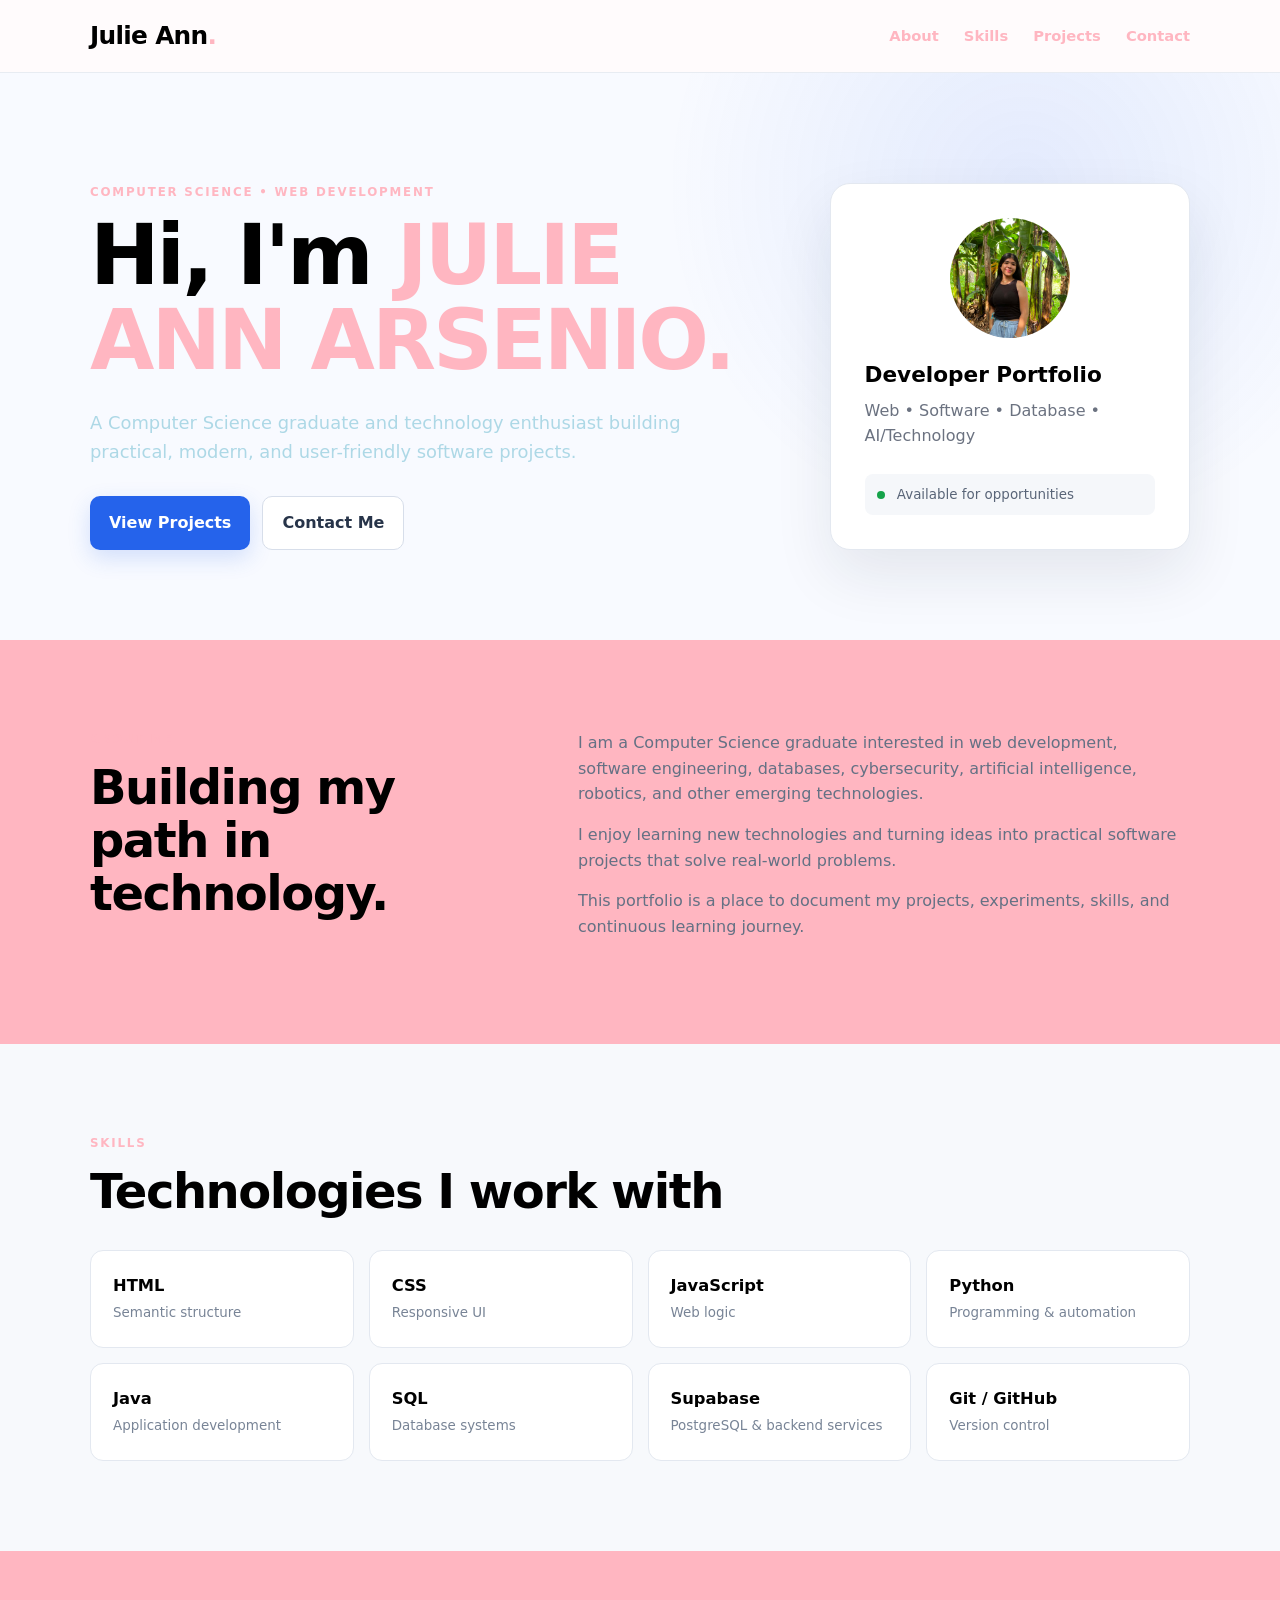
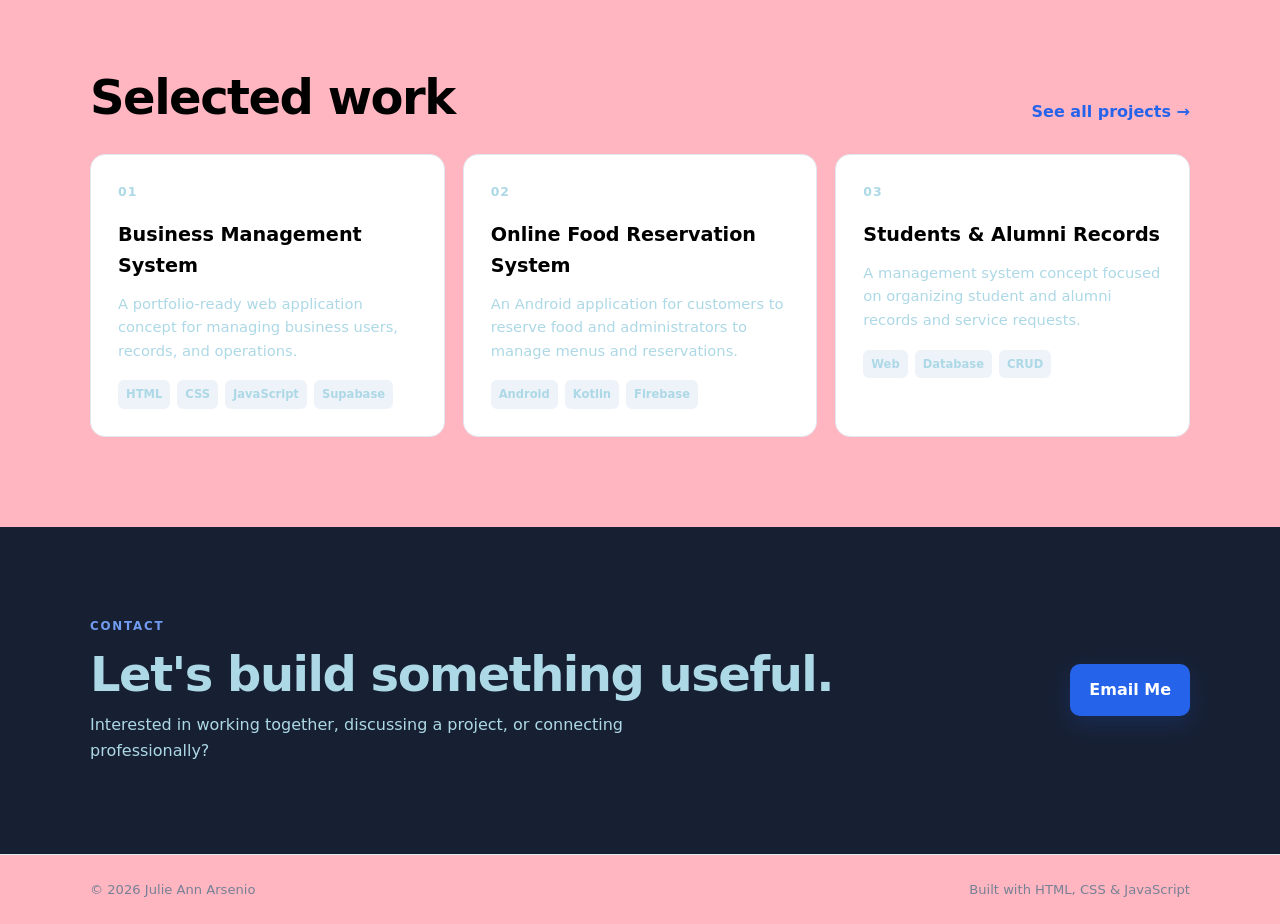
<file: index.html>
<!DOCTYPE html>
<html lang="en">
<head>
  <meta charset="UTF-8">
  <meta name="viewport" content="width=device-width, initial-scale=1.0">

  <meta
    name="description"
    content="Julie Ann Arsenio — Computer Science graduate, developer, and technology enthusiast."
  >

  <meta name="author" content="Julie Ann Arsenio">

  <title>Julie Ann Arsenio | Portfolio</title>

  <link rel="stylesheet" href="style.css">
</head>

<body>

  <!-- ================= HEADER ================= -->
  <header class="site-header">

    <nav class="nav container">

      <a class="brand" href="index.html" aria-label="Julie Ann Arsenio home">
        Julie Ann<span>.</span>
      </a>

      <!-- Desktop Navigation -->
      <div class="nav-links" id="navLinks">

        <a href="#about">About</a>
        <a href="#skills">Skills</a>
        <a href="#projects">Projects</a>
        <a href="#contact">Contact</a>

      </div>

      <!-- Mobile Menu Button -->
      <button
        class="menu-toggle"
        type="button"
        type="button"
        aria-label="Open navigation menu"
        aria-expanded="false"
        aria-controls="navLinks"
      >
        ☰
      </button>

    </nav>

  </header>

  <main>

    <!-- ================= HERO ================= -->
    <section class="hero">

      <div class="container hero-grid">

        <div class="hero-content">

          <p class="eyebrow">
            COMPUTER SCIENCE • WEB DEVELOPMENT
          </p>

          <h1>
            Hi, I'm <span>JULIE ANN ARSENIO.</span>
          </h1>

          <p class="hero-text">
            A Computer Science graduate and technology enthusiast building
            practical, modern, and user-friendly software projects.
          </p>

          <div class="hero-actions">

            <a class="btn primary" href="#projects">
              View Projects
            </a>

            <a class="btn outline" href="#contact">
              Contact Me
            </a>

          </div>

        </div>

        <div class="hero-card">

          <div class="avatar">
            <img src="profile.jpg" alt="Julie Ann Arsenio">
          </div>

          <h2>
            Developer Portfolio
          </h2>

          <p>
            Web • Software • Database • AI/Technology
          </p>

          <div class="status">
            <span></span>
            Available for opportunities
          </div>

        </div>

      </div>

    </section>

    <!-- ================= ABOUT ================= -->
    <section id="about" class="section">

      <div class="container two-col">

        <div>

          <p class="eyebrow">
            ABOUT ME
          </p>

          <h2>
            Building my path in technology.
          </h2>

        </div>

        <div class="about-text">

          <p>
            I am a Computer Science graduate interested in web development,
            software engineering, databases, cybersecurity, artificial
            intelligence, robotics, and other emerging technologies.
          </p>

          <p>
            I enjoy learning new technologies and turning ideas into
            practical software projects that solve real-world problems.
          </p>

          <p>
            This portfolio is a place to document my projects, experiments,
            skills, and continuous learning journey.
          </p>

        </div>

      </div>

    </section>

    <!-- ================= SKILLS ================= -->
    <section id="skills" class="section section-muted">

      <div class="container">

        <p class="eyebrow">
          SKILLS
        </p>

        <h2>
          Technologies I work with
        </h2>

        <div class="skill-grid">

          <div class="skill-card">
            <strong>HTML</strong>
            <span>Semantic structure</span>
          </div>

          <div class="skill-card">
            <strong>CSS</strong>
            <span>Responsive UI</span>
          </div>

          <div class="skill-card">
            <strong>JavaScript</strong>
            <span>Web logic</span>
          </div>

          <div class="skill-card">
            <strong>Python</strong>
            <span>Programming & automation</span>
          </div>

          <div class="skill-card">
            <strong>Java</strong>
            <span>Application development</span>
          </div>

          <div class="skill-card">
            <strong>SQL</strong>
            <span>Database systems</span>
          </div>

          <div class="skill-card">
            <strong>Supabase</strong>
            <span>PostgreSQL & backend services</span>
          </div>

          <div class="skill-card">
            <strong>Git / GitHub</strong>
            <span>Version control</span>
          </div>

        </div>

      </div>

    </section>

    <!-- ================= PROJECTS ================= -->
    <section id="projects" class="section">

      <div class="container">

        <div class="section-head">

          <div>

            <p class="eyebrow">
              PROJECTS
            </p>

            <h2>
              Selected work
            </h2>

          </div>

          <a class="text-link" href="projects.html">
            See all projects →
          </a>

        </div>

        <div class="project-grid">

          <!-- Project 01 -->
          <article class="project-card">

            <div class="project-number">
              01
            </div>

            <h3>
              Business Management System
            </h3>

            <p>
              A portfolio-ready web application concept for managing
              business users, records, and operations.
            </p>

            <div class="tags">

              <span>HTML</span>
              <span>CSS</span>
              <span>JavaScript</span>
              <span>Supabase</span>

            </div>

          </article>

          <!-- Project 02 -->
          <article class="project-card">

            <div class="project-number">
              02
            </div>

            <h3>
              Online Food Reservation System
            </h3>

            <p>
              An Android application for customers to reserve food and
              administrators to manage menus and reservations.
            </p>

            <div class="tags">

              <span>Android</span>
              <span>Kotlin</span>
              <span>Firebase</span>

            </div>

          </article>

          <!-- Project 03 -->
          <article class="project-card">

            <div class="project-number">
              03
            </div>

            <h3>
              Students & Alumni Records
            </h3>

            <p>
              A management system concept focused on organizing student
              and alumni records and service requests.
            </p>

            <div class="tags">

              <span>Web</span>
              <span>Database</span>
              <span>CRUD</span>

            </div>

          </article>

        </div>

      </div>

    </section>

    <!-- ================= CONTACT ================= -->
    <section id="contact" class="section contact-section">

      <div class="container contact-card">

        <div>

          <p class="eyebrow">
            CONTACT
          </p>

          <h2>
            Let's build something useful.
          </h2>

          <p>
            Interested in working together, discussing a project,
            or connecting professionally?
          </p>

        </div>

        <a
          class="btn primary"
          href="mailto:julieannarsenio@gmail.com"
        >
          Email Me
        </a>

      </div>

    </section>

  </main>

  <!-- ================= FOOTER ================= -->
  <footer class="footer">

    <div class="container footer-inner">

      <span>
        © <span id="year"></span> Julie Ann Arsenio
      </span>

      <span>
        Built with HTML, CSS & JavaScript
      </span>

    </div>

  </footer>

  <script src="script.js"></script>

</body>
</html>
</file>
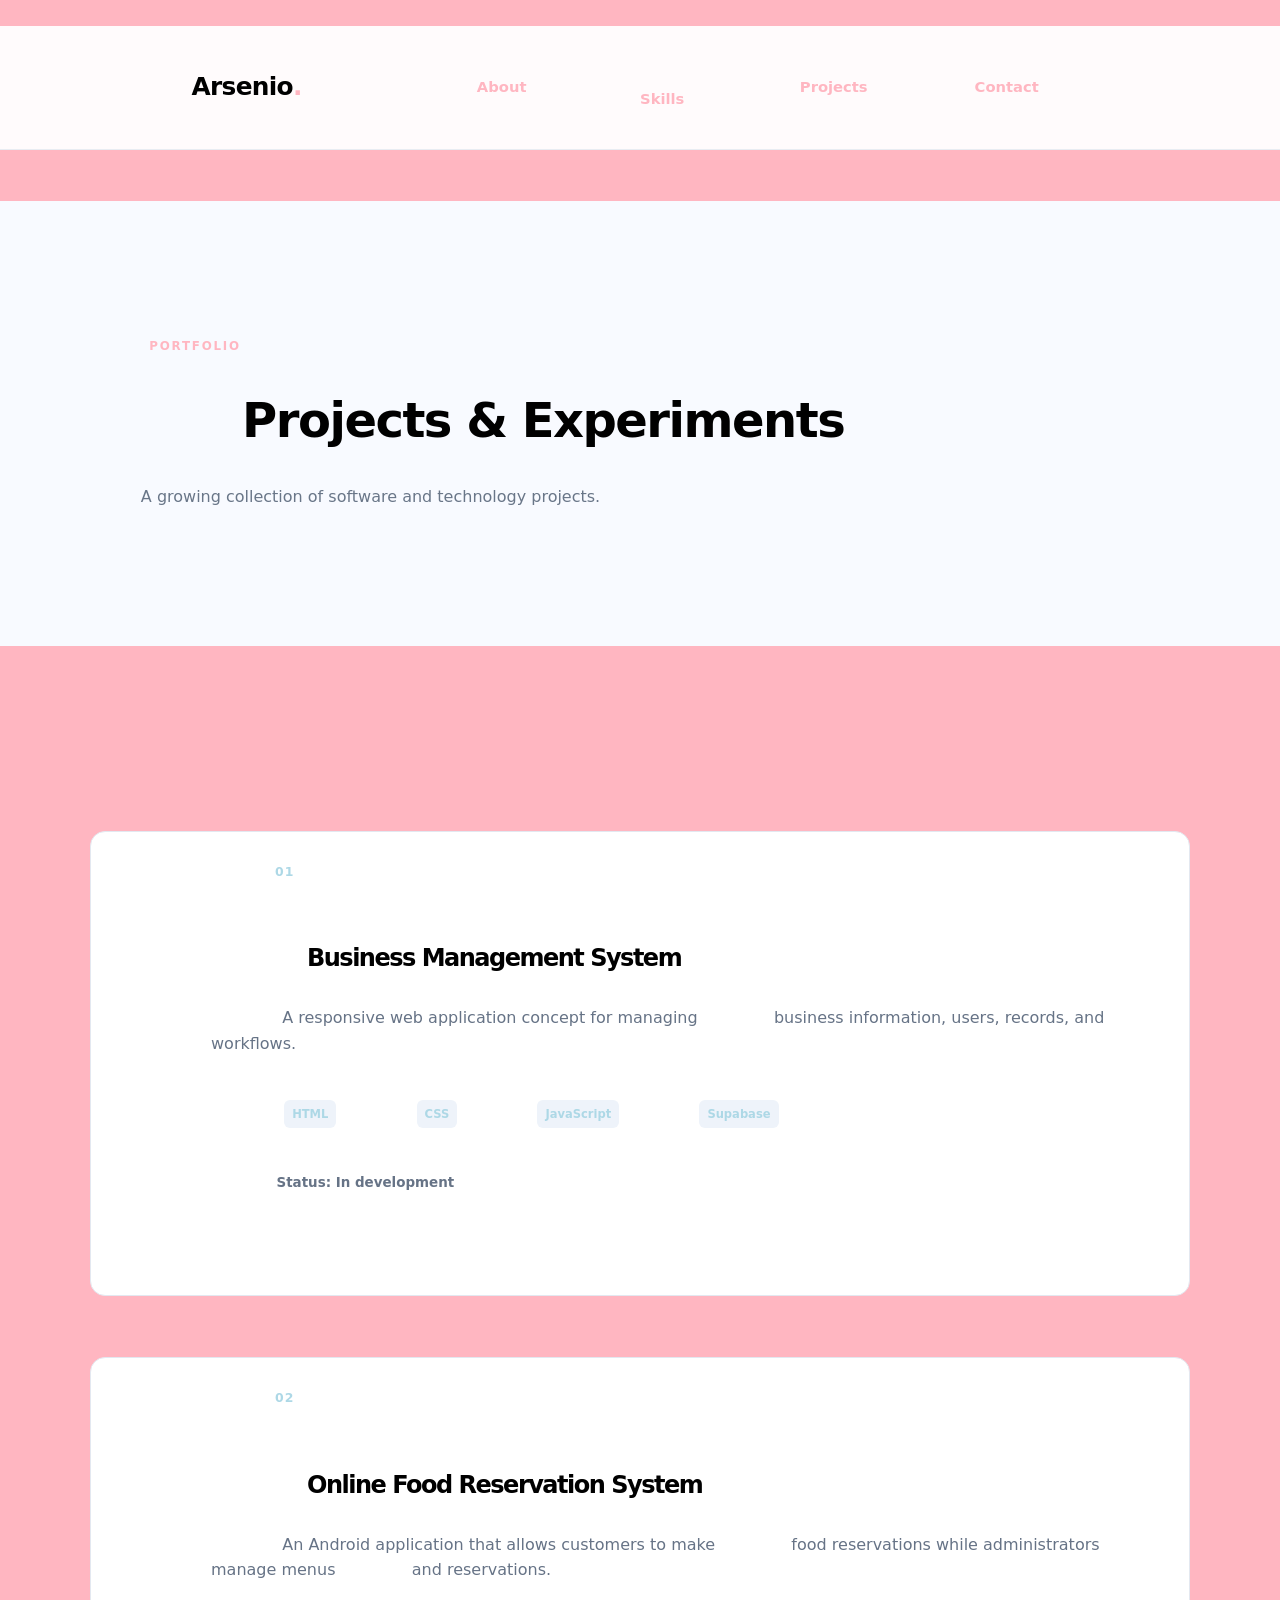
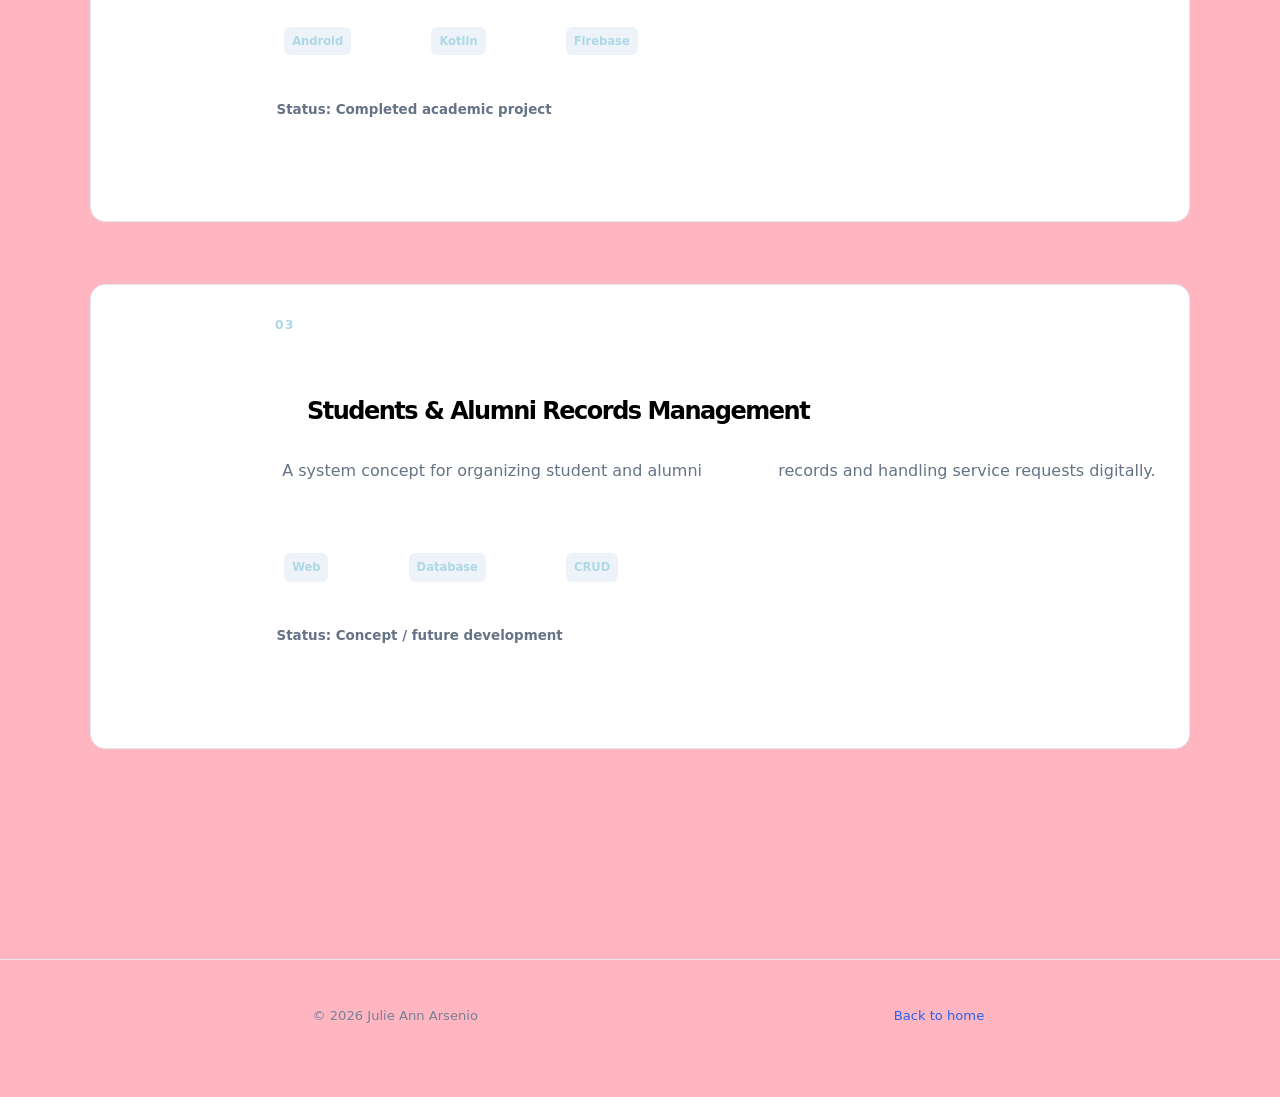
<file: projects.html>
<!DOCTYPE html>
<html lang="en">
<head>

  <meta charset="UTF-8">
  <meta name="viewport" content="width=device-width, initial-scale=1.0">

  <meta
    name="description"
    content="Projects and experiments by Julie Ann Arsenio, Computer Science graduate and developer."
  >

  <meta name="author" content="Julie Ann Arsenio">

  <title>Projects | Julie Ann Arsenio</title>

  <link rel="stylesheet" href="style.css">

</head>

<body>

  <!-- ================= HEADER ================= -->
  <header class="site-header">

    <nav class="nav container">

      <a
        class="brand"
        href="index.html"
        aria-label="Julie Ann Arsenio home"
      >
        Arsenio<span>.</span>
      </a>

      <!-- Desktop Navigation -->
      <div class="nav-links" id="navLinks">

        <a href="index.html#about">
          About
        </a>

        <a href="index.html#skills">
          Skills
        </a>

        <a href="index.html#projects">
          Projects
        </a>

        <a href="index.html#contact">
          Contact
        </a>

      </div>

      <!-- Mobile Menu Button -->
      <button
        class="menu-toggle"
        type="button"
        aria-label="Open navigation menu"
        aria-expanded="false"
        aria-controls="navLinks"
      >
        ☰
      </button>

    </nav>

  </header>

  <main>

    <!-- ================= PAGE HERO ================= -->
    <section class="page-hero">

      <div class="container">

        <p class="eyebrow">
          PORTFOLIO
        </p>

        <h1>
          Projects & Experiments
        </h1>

        <p>
          A growing collection of software and technology projects.
        </p>

      </div>

    </section>

    <!-- ================= PROJECT LIST ================= -->
    <section class="section">

      <div class="container project-list">

        <!-- Project 01 -->
        <article class="project-detail">

          <div class="project-number">
            01
          </div>

          <div>

            <h2>
              Business Management System
            </h2>

            <p>
              A responsive web application concept for managing
              business information, users, records, and workflows.
            </p>

            <div class="tags">

              <span>HTML</span>
              <span>CSS</span>
              <span>JavaScript</span>
              <span>Supabase</span>

            </div>

            <p class="project-status">
              Status: In development
            </p>

          </div>

        </article>

        <!-- Project 02 -->
        <article class="project-detail">

          <div class="project-number">
            02
          </div>

          <div>

            <h2>
              Online Food Reservation System
            </h2>

            <p>
              An Android application that allows customers to make
              food reservations while administrators manage menus
              and reservations.
            </p>

            <div class="tags">

              <span>Android</span>
              <span>Kotlin</span>
              <span>Firebase</span>

            </div>

            <p class="project-status">
              Status: Completed academic project
            </p>

          </div>

        </article>

        <!-- Project 03 -->
        <article class="project-detail">

          <div class="project-number">
            03
          </div>

          <div>

            <h2>
              Students & Alumni Records Management
            </h2>

            <p>
              A system concept for organizing student and alumni
              records and handling service requests digitally.
            </p>

            <div class="tags">

              <span>Web</span>
              <span>Database</span>
              <span>CRUD</span>

            </div>

            <p class="project-status">
              Status: Concept / future development
            </p>

          </div>

        </article>

      </div>

    </section>

  </main>

  <!-- ================= FOOTER ================= -->
  <footer class="footer">

    <div class="container footer-inner">

      <span>
        © <span id="year"></span> Julie Ann Arsenio
      </span>

      <a href="index.html">
        Back to home
      </a>

    </div>

  </footer>

  <script src="script.js"></script>

</body>
</html>
</file>
<file: style.css>
/* =========================================================
   RESET
========================================================= */

* {
  margin: 0;
  padding: 0;
  box-sizing: border-box;
}

/* =========================================================
   BASE
========================================================= */

html {
  scroll-behavior: smooth;
  scroll-padding-top: 90px;
}

body {
  font-family:
    Inter,
    ui-sans-serif,
    system-ui,
    -apple-system,
    BlinkMacSystemFont,
    "Segoe UI",
    sans-serif;

  color: black;
  background: lightpink;
  line-height: 1.6;
}

a {
  color: inherit;
}

button,
input,
textarea {
  font: inherit;
}

button {
  cursor: pointer;
}

.container {
  width: min(1100px, 92%);
  margin: 0 auto;
}

/* =========================================================
   HEADER / NAVIGATION
========================================================= */

.site-header {
  background: rgba(255, 255, 255, 0.94);
  backdrop-filter: blur(12px);
  border-bottom: 1px solid #e8ecf2;
  position: sticky;
  top: 0;
  z-index: 100;
}

.nav {
  min-height: 72px;
  display: flex;
  align-items: center;
  justify-content: space-between;
  gap: 20px;
  position: relative;
}

.brand {
  text-decoration: none;
  font-size: 1.55rem;
  font-weight: 800;
  letter-spacing: -0.7px;
  white-space: nowrap;
}

.brand span {
  color: lightpink;
}

.nav-links {
  display: flex;
  align-items: center;
  gap: 25px;
}

.nav-links a {
  text-decoration: none;
  color: lightpink;
  font-size: 0.92rem;
  font-weight: 600;
  transition: color 0.2s ease;
}

.nav-links a:hover {
  color: #2563eb;
}

.menu-toggle {
  display: none;
  border: 0;
  background: transparent;
  color: lightpink;
  font-size: 1.6rem;
  line-height: 1;
  padding: 8px;
  border-radius: 8px;
}

.menu-toggle:hover {
  background: pink;
}

/* =========================================================
   HERO
========================================================= */

.hero {
  padding: 110px 0 90px;

  background:
    radial-gradient(
      circle at 80% 20%,
      rgba(37, 99, 235, 0.10),
      transparent 32%
    ),
    #f8faff;
}

.hero-grid {
  display: grid;
  grid-template-columns: 1.3fr 0.7fr;
  gap: 70px;
  align-items: center;
}

.eyebrow {
  color: lightpink;
  font-size: 0.74rem;
  font-weight: 800;
  letter-spacing: 1.8px;
  margin-bottom: 12px;
}

.hero h1 {
  font-size: clamp(2.8rem, 7vw, 5.2rem);
  line-height: 1.02;
  letter-spacing: -3px;
  max-width: 800px;
}

.hero h1 span {
  color: lightpink;
}

.hero-text {
  max-width: 650px;
  color: lightblue;
  font-size: 1.12rem;
  margin: 25px 0 30px;
}

/* =========================================================
   BUTTONS
========================================================= */

.hero-actions {
  display: flex;
  gap: 12px;
  flex-wrap: wrap;
}

.btn {
  display: inline-flex;
  justify-content: center;
  align-items: center;
  text-decoration: none;
  border: 0;
  border-radius: 10px;
  padding: 13px 19px;
  font-weight: 750;
  cursor: pointer;

  transition:
    transform 0.2s ease,
    background 0.2s ease,
    box-shadow 0.2s ease;
}

.btn:hover {
  transform: translateY(-2px);
}

.primary {
  background: #2563eb;
  color: #ffffff;
  box-shadow: 0 8px 22px rgba(37, 99, 235, 0.18);
}

.primary:hover {
  background: #1d4ed8;
}

.outline {
  border: 1px solid #d7deea;
  background: #ffffff;
  color: #273449;
}

.outline:hover {
  background: #f8fafc;
}

/* =========================================================
   HERO CARD
========================================================= */

.hero-card {
  background: #ffffff;
  border: 1px solid #e3e8f0;
  border-radius: 20px;
  padding: 34px;
  box-shadow: 0 25px 60px rgba(20, 32, 55, 0.09);
}

.avatar {
  width: 120px;
  height: 120px;
  border-radius: 50%;
  overflow: hidden;
  margin: 0 auto 20px;
}

.avatar img {
  width: 100%;
  height: 100%;
  object-fit: cover;
  display: block;
}

.hero-card h2 {
  font-size: 1.35rem;
  margin-bottom: 5px;
}

.hero-card p {
  color: #6b7280;
}

.status {
  margin-top: 25px;
  padding: 10px 12px;
  border-radius: 8px;
  background: #f5f7fa;
  color: #596578;
  font-size: 0.84rem;
}

.status span {
  display: inline-block;
  width: 8px;
  height: 8px;
  border-radius: 50%;
  background: #16a34a;
  margin-right: 8px;
}

/* =========================================================
   SECTIONS
========================================================= */

.section {
  padding: 90px 0;
}

.section-muted {
  background: #f7f9fc;
}

.section h2,
.page-hero h1 {
  font-size: clamp(2rem, 4vw, 3rem);
  line-height: 1.1;
  letter-spacing: -1.5px;
}

/* =========================================================
   ABOUT
========================================================= */

.two-col {
  display: grid;
  grid-template-columns: 0.8fr 1.2fr;
  gap: 80px;
}

.about-text p {
  color: #647184;
  margin-bottom: 15px;
}

/* =========================================================
   SKILLS
========================================================= */

.skill-grid {
  display: grid;
  grid-template-columns: repeat(4, 1fr);
  gap: 15px;
  margin-top: 32px;
}

.skill-card {
  padding: 22px;
  background: #ffffff;
  border: 1px solid #e3e8f0;
  border-radius: 13px;

  transition:
    transform 0.2s ease,
    box-shadow 0.2s ease;
}

.skill-card:hover {
  transform: translateY(-3px);
  box-shadow: 0 12px 25px rgba(20, 32, 55, 0.07);
}

.skill-card strong {
  display: block;
  font-size: 1.02rem;
}

.skill-card span {
  color: #788496;
  font-size: 0.84rem;
}

/* =========================================================
   PROJECTS
========================================================= */

.section-head {
  display: flex;
  justify-content: space-between;
  align-items: end;
  gap: 25px;
  margin-bottom: 30px;
}

.text-link {
  color: #2563eb;
  text-decoration: none;
  font-weight: 700;
  white-space: nowrap;
}

.text-link:hover {
  text-decoration: underline;
}

.project-grid {
  display: grid;
  grid-template-columns: repeat(3, 1fr);
  gap: 18px;
}

.project-card {
  border: 1px solid #e3e8f0;
  border-radius: 15px;
  padding: 27px;
  background: #ffffff;

  transition:
    transform 0.2s ease,
    box-shadow 0.2s ease;
}

.project-card:hover {
  transform: translateY(-4px);
  box-shadow: 0 18px 35px rgba(20, 32, 55, 0.08);
}

.project-number {
  color: lightblue;
  font-weight: 800;
  font-size: 0.78rem;
  letter-spacing: 1px;
  margin-bottom: 18px;
}

.project-card h3 {
  font-size: 1.2rem;
  margin-bottom: 10px;
}

.project-card p {
  color: lightblue;
  font-size: 0.92rem;
}

/* =========================================================
   TAGS
========================================================= */

.tags {
  display: flex;
  flex-wrap: wrap;
  gap: 7px;
  margin-top: 18px;
}

.tags span {
  font-size: 0.72rem;
  padding: 5px 8px;
  background: #eef3fa;
  border-radius: 6px;
  color: lightblue;
  font-weight: 700;
}

/* =========================================================
   CONTACT
========================================================= */

.contact-section {
  background: #172033;
  color: lightblue;
}

.contact-card {
  display: flex;
  justify-content: space-between;
  align-items: center;
  gap: 30px;
}

.contact-card p:not(.eyebrow) {
  color:lightblue;
  margin-top: 12px;
  max-width: 650px;
}

.contact-section .eyebrow {
  color: #79a6ffed;
}

/* =========================================================
   FOOTER
========================================================= */

.footer {
  border-top: 1px solid #e3e8f0;
  padding: 24px 0;
  color: #758195;
  font-size: 0.82rem;
}

.footer-inner {
  display: flex;
  justify-content: space-between;
  gap: 20px;
}

.footer a {
  color: #2563eb;
  text-decoration: none;
}

.footer a:hover {
  text-decoration: underline;
}

/* =========================================================
   PROJECTS PAGE
========================================================= */

.page-hero {
  padding: 85px 0;
  background: #f8faff;
}

.page-hero p:last-child {
  color: #697688;
  margin-top: 12px;
}

.project-list {
  display: grid;
  gap: 18px;
}

.project-detail {
  display: grid;
  grid-template-columns: 70px 1fr;
  gap: 20px;
  padding: 30px;
  border: 1px solid #e3e8f0;
  border-radius: 15px;
  background: #ffffff;
}

.project-detail h2 {
  font-size: 1.5rem;
  margin-bottom: 8px;
}

.project-detail p {
  color: #667386;
}

.project-status {
  font-size: 0.84rem;
  margin-top: 18px;
  font-weight: 700;
}

/* =========================================================
   ACCESSIBILITY
========================================================= */

button:focus-visible,
a:focus-visible {
  outline: 3px solid rgba(37, 99, 235, 0.25);
  outline-offset: 3px;
}

/* =========================================================
   TABLET
========================================================= */

@media (max-width: 900px) {
  .hero-grid {
    grid-template-columns: 1fr;
    gap: 45px;
  }

  .hero-card {
    max-width: 600px;
  }

  .two-col {
    grid-template-columns: 1fr;
    gap: 40px;
  }

  .skill-grid {
    grid-template-columns: repeat(2, 1fr);
  }

  .project-grid {
    grid-template-columns: repeat(2, 1fr);
  }
}

/* =========================================================
   MOBILE NAVIGATION
========================================================= */

@media (max-width: 800px) {
  .nav {
    min-height: 68px;
  }

  .menu-toggle {
    display: block;
  }

  .nav-links {
    display: none;
    position: absolute;
    top: 68px;
    left: 0;
    right: 0;

    flex-direction: column;
    align-items: stretch;
    gap: 0;

    background: #ffffff;
    border-bottom: 1px solid #e5e7eb;
    box-shadow: 0 12px 25px rgba(15, 23, 42, 0.08);

    padding: 10px 4%;
  }

  .nav-links.open {
    display: flex;
  }

  .nav-links a {
    padding: 14px 0;
    border-bottom: 1px solid #f1f5f9;
  }

  .nav-links a:last-child {
    border-bottom: 0;
  }

  .contact-card {
    flex-direction: column;
    align-items: flex-start;
  }

  .section-head {
    align-items: flex-start;
    flex-direction: column;
  }
}

/* =========================================================
   SMALL TABLETS / LARGE PHONES
========================================================= */

@media (max-width: 650px) {
  .hero {
    padding: 80px 0 65px;
  }

  .hero h1 {
    letter-spacing: -2px;
  }

  .hero-card {
    padding: 28px;
  }

  .section {
    padding: 70px 0;
  }

  .project-grid {
    grid-template-columns: 1fr;
  }

  .project-detail {
    grid-template-columns: 1fr;
    gap: 5px;
  }
}

/* =========================================================
   SMALL PHONES
========================================================= */

@media (max-width: 520px) {
  .container {
    width: min(92%, 1100px);
  }

  .hero {
    padding: 70px 0 55px;
  }

  .hero h1 {
    font-size: clamp(2.5rem, 13vw, 3.5rem);
    letter-spacing: -2px;
  }

  .hero-text {
    font-size: 1rem;
  }

  .hero-actions {
    flex-direction: column;
    align-items: stretch;
  }

  .btn {
    width: 100%;
  }

  .skill-grid {
    grid-template-columns: 1fr;
  }

  .section {
    padding: 60px 0;
  }

  .section h2,
  .page-hero h1 {
    font-size: 2rem;
  }

  .project-card {
    padding: 23px;
  }

  .project-detail {
    padding: 23px;
  }

  .footer-inner {
    flex-direction: column;
    align-items: flex-start;
  }

  .page-hero {
    padding: 65px 0;
  }
}

/* =========================================================
   VERY SMALL PHONES
========================================================= */

@media (max-width: 360px) {
  .brand {
    font-size: 1.35rem;
  }

  .hero h1 {
    font-size: 2.35rem;
  }

  .hero-card {
    padding: 23px;
  }

  .avatar {
    width: 75px;
    height: 75px;
  }
}
</file>
